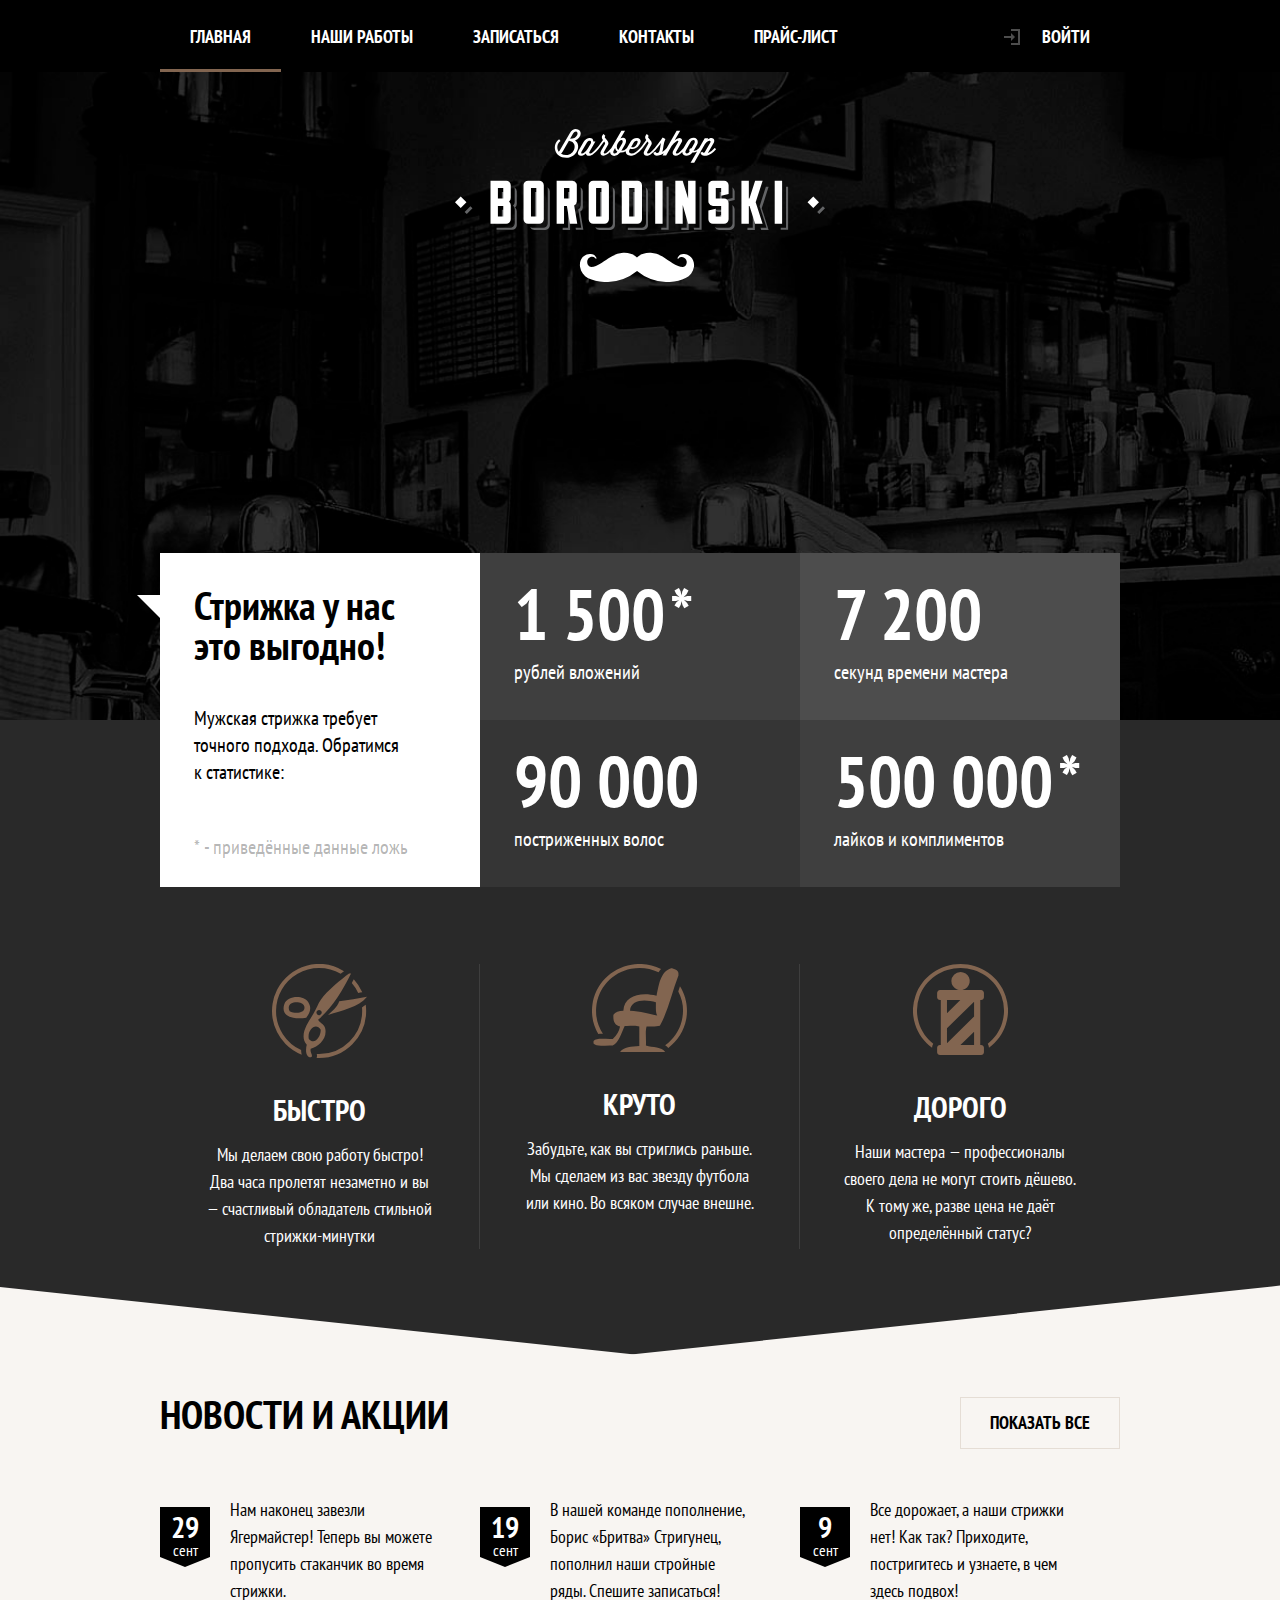
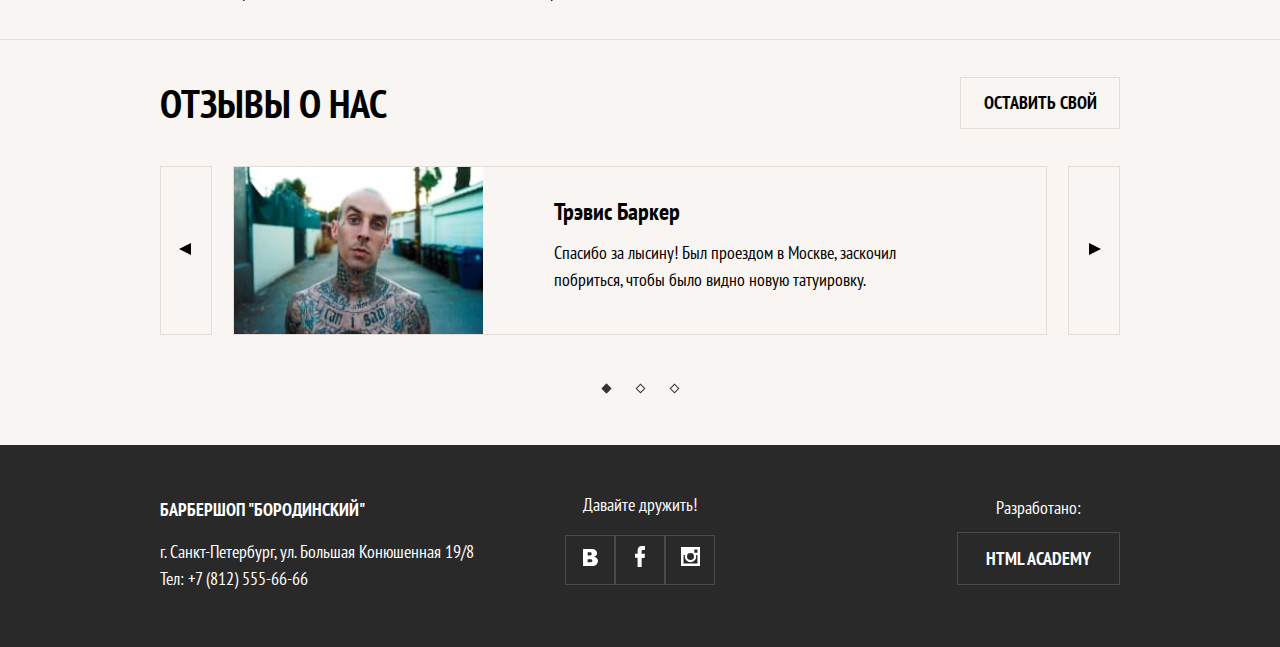
<file: index.html>
<!DOCTYPE html>
<html class="page" lang="ru">
<head>
    <meta charset="UTF-8">
    <meta http-equiv="X-UA-Compatible" content="IE=edge">
    <meta name="viewport" content="width=device-width, initial-scale=1.0">
    <link rel="stylesheet" href="css\style.min.css">
    <title>Барбершоп "Бородинский"</title>
</head>
<body class="page__body">
    <header class="page-header">
        <a class="page-header__logo" href="">
          <picture>
            <source media="(min-width: 1200px)" srcset="images/dist/logotype-desktop.svg">
            <source media="(min-width: 768px)" srcset="images/dist/logotype-tablet.svg">
            <img src="images/dist/logotype-mobile.svg" width="226" height="30" alt="Барбершоп 'Бородинский'">
          </picture>
        </a>
        <nav class="main-nav main-nav--closed main-nav--nojs">

            <button class="main-nav__toggle" type="button">
                <span class="visually-hidden">Открыть меню</span>
            </button>

            <div class="main-nav__wrapper">

                <ul class="main-nav__list site-list">
                    <li class="site-list__item site-list__item--active">
                        <a>
                        Главная
                        </a>
                    </li>
                    <li class="site-list__item">
                        <a href="photo.html">
                            Наши работы
                        </a>
                    </li>
                    <li class="site-list__item">
                        <a href="form.html">
                            Записаться
                        </a>
                    </li>
                    <li class="site-list__item">
                        <a href="#">
                            Контакты
                        </a>
                    </li>
                    <li class="site-list__item">
                        <a href="#">
                            Прайс-лист
                        </a>
                    </li>
                </ul>

                <ul class="main-nav__list user-list">
                    <li class="user-list__item">
                        <a class="user-list__login js-login" href="login.html">
                          <svg class="user-list__login-icon" width="16" height="16" viewBox="0 0 16 16" fill="none" xmlns="http://www.w3.org/2000/svg">
                            <path d="M7 2H14V14H7V16H16V0H7V2Z" fill="white"/>
                            <path d="M7 9H0V7H7V4L11 8L7 12V9Z" fill="white"/>
                            </svg>
                            <span>Войти</span>
                        </a>
                    </li>
                </ul>

            </div>

        </nav>
    </header>
    <main class="page-main">
        <h1 class="visually-hidden">Барбершоп "Бородинский" - истинно мужская классика</h1>

        <section class="stats">
          <div class="stats__wrapper">
            <header class="stats__header">
                <h2 class="visually-hidden">
                    Статистика Барбершопа
                </h2>
                <p class="stats__slogan">
                    Стрижка у нас<br> это выгодно!
                </p>
                <p class="stats__intro">
                    Мужская стрижка требует<br> точного подхода. Обратимся<br> к статистике:
                </p>
                <small class="stats__legend stats__legend--top">
                    * - приведённые данные ложь
                </small>
            </header>
            <dl class="stats__list">
                <div class="stats__item">
                    <dt class="stats__number">
                        1 500<sub>*</sub>
                    </dt>
                    <dd class="stats__description">
                        рублей<br> вложений
                    </dd>
                </div>
                <div class="stats__item">
                    <dt class="stats__number">
                        7 200
                    </dt>
                    <dd class="stats__description">
                        секунд<br> времени мастера
                    </dd></div>
                <div class="stats__item">
                    <dt class="stats__number">
                        90 000
                    </dt>
                    <dd class="stats__description">
                        постриженных<br> волос
                    </dd></div>
                <div class="stats__item">
                    <dt class="stats__number">
                        500 000<sub>*</sub>
                    </dt>
                    <dd class="stats__description">
                        лайков и<br> комплиментов
                    </dd>
                </div>
            </dl>
            <small class="stats__legend stats__legend--bottom">
                * - приведённые данные ложь
            </small>
          </div>
        </section>

        <section class="advantages">
            <h2 class="visually-hidden">Наши преимущества</h2>
            <div class="advantages__wrapper slider">
                <ul class="advantages__list slider__list">
                    <li class="advantages__item advantages__item--fast slider__item slider__item--current">
                      <img class="advantages__icon" src="images/dist/advantage-1-icon.svg" width="95" height="94" alt="">
                        <h3 class="advantages__title">Быстро</h3>
                        <p class="advantages__desctiption">
                            Мы делаем свою работу быстро! Два часа пролетят незаметно и вы — счастливый обладатель стильной стрижки-минутки
                        </p>
                    </li>
                    <li class="advantages__item advantages__item--cool slider__item">
                      <img class="advantages__icon" src="images/dist/advantage-2-icon.svg" width="95" height="88" alt="">
                        <h3 class="advantages__title">Круто</h3>
                        <p class="advantages__desctiption">
                          Забудьте, как вы стриглись раньше. Мы сделаем из вас звезду футбола или кино. Во всяком случае внешне.
                        </p>
                    </li>
                    <li class="advantages__item advantages__item--price slider__item">
                      <img class="advantages__icon" src="images/dist/advantage-3-icon.svg" width="95" height="91" alt="">
                        <h3 class="advantages__title">Дорого</h3>
                        <p class="advantages__desctiption">
                            Наши мастера — профессионалы своего дела не могут стоить дёшево. К тому же, разве цена не даёт определённый статус?
                        </p>
                    </li>
                </ul>
                <p class="advantages__toggles slider__toggles">
                    <button class="slider__toggle  slider__toggle--current " type="button"><span class="visually-hidden">1</span></button>
                    <button class="slider__toggle " type="button"><span class="visually-hidden">2</span></button>
                    <button class="slider__toggle " type="button"><span class="visually-hidden">3</span></button>
                </p>
            </div>
        </section>

        <section class="news">
            <div class="news__wrapper">
                <h2 class="news__title">Новости и акции</h2>

                <div class="news__list">
                    <a href="#" class="news__item">
                        <time class="news__date" datetime="2017-09-29">
                            <b class="news__day">29</b> сент
                        </time>
                        <p class="news__text">Нам наконец завезли Ягермайстер! Теперь вы можете пропусить стаканчик во время стрижки.</p>
                    </a>
                    <a href="#" class="news__item">
                        <time class="news__date" datetime="2017-09-19">
                            <b class="news__day">19</b> сент
                        </time>
                        <p class="news__text">В нашей команде пополнение, Борис «Бритва» Стригунец, пополнил наши стройные ряды. Спешите записаться!</p>
                    </a>
                    <a href="#" class="news__item">
                        <time class="news__date" datetime="2017-09-09">
                            <b class="news__day">9</b> сент
                        </time>
                        <p class="news__text">Все дорожает, а наши стрижки нет! Как так? Приходите, постригитесь и узнаете, в чем здесь подвох!</p>
                    </a>
                </div>
                <a class="news__to-all button" href="#">Показать все</a>
            </div>
        </section>

        <section class="reviews">
            <div class="reviews__wrapper slider">
                <h2 class="reviews__title">Отзывы о нас</h2>
                <a class="reviews__write button" href="form.html">Оставить свой</a>
                <div class="reviews__list slider__list">
                    <blockquote class="reviews__item slider__item slider__item--current">
                        <picture>
                          <source media="(min-width: 1200px)" srcset="images/dist/travis-desktop.jpg 1x, images/dist/travis-desktop2x.jpg 2x">
                          <source media="(min-width: 768px)" srcset="images/dist/travis-tablet.png 1x, images/dist/travis-tablet2x.png 2x">
                          <img class="reviews__author-image" src="images/dist/travis.jpg" srcset="images/dist/travis2x.jpg 2x" alt="фото Трэвиса Баркера">
                        </picture>
                        <div class="reviews__author-info">
                            <cite class="reviews__author-name">Трэвис Баркер</cite>
                            <p class="reviews__text">Спасибо за лысину! Был проездом в Москве, заскочил побриться, чтобы было видно новую татуировку.
                            </p>
                        </div>
                    </blockquote>
                    <blockquote class="reviews__item slider__item">
                      <picture>
                        <source media="(min-width: 1200px)" srcset="images/dist/travis-desktop.jpg 1x, images/dist/travis-desktop2x.jpg 2x">
                        <source media="(min-width: 768px)" srcset="images/dist/travis-tablet.png 1x, images/dist/travis-tablet2x.png 2x">
                        <img class="reviews__author-image" src="images/dist/travis.jpg" srcset="images/dist/travis2x.jpg 2x" alt="фото Трэвиса Баркера">
                      </picture>
                        <div class="reviews__author-info">
                            <cite class="reviews__author-name">Джон Смит</cite>
                            <p class="reviews__text">Отличную стрижку мне сделали ребята.</p>
                        </div>
                    </blockquote>
                    <blockquote class="reviews__item slider__item">
                      <picture>
                        <source media="(min-width: 1200px)" srcset="images/dist/travis-desktop.jpg 1x, images/dist/travis-desktop2x.jpg 2x">
                        <source media="(min-width: 768px)" srcset="images/dist/travis-tablet.png 1x, images/dist/travis-tablet2x.png 2x">
                        <img class="reviews__author-image" src="images/dist/travis.jpg" srcset="images/dist/travis2x.jpg 2x" alt="фото Трэвиса Баркера">
                      </picture>
                      <div class="reviews__author-info">
                          <cite class="reviews__author-name">Иван Бородайло</cite>
                          <p class="reviews__text"> В Бородинском ваша борода в надёжных руках!</p>
                      </div>
                    </blockquote>
                    <button class="reviews__prev" type="button">
                      <img class="reviews__prev__icon" src="images/dist/prev-review.svg" width="12" height="12">
                      <span class="visually-hidden">Предыдущий отзыв</span>
                    </button>
                    <button class="reviews__next" type="button">
                      <img class="reviews__next__icon" src="images/dist/next-review.svg" width="12" height="12">
                      <span class="visually-hidden">Следующий отзыв</span>
                    </button>
                </div>
                <p class="reviews__toggles slider__toggles">
                    <button class="slider__toggle slider__toggle--current" type="button"><span class="visually-hidden">1</span></button>
                    <button class="slider__toggle" type="button"><span class="visually-hidden">2</span></button>
                    <button class="slider__toggle" type="button"><span class="visually-hidden">3</span></button>
                </p>
            </div>
        </section>
    </main>
<footer class="page-footer">
  <div class="page-footer__wrapper">
      <div class="page-footer__contacts contacts">
          <b class="contacts__title">Барбершоп "Бородинский"</b>
          <p class="contacts__text">
              г. Санкт-Петербург, ул. Большая Конюшенная 19/8<br>
              <a class="contacts__phone" href="tel:+78125556666">
                  <span class="contacts__phone-mobile">Тел:</span> +7 (812) 555-66-66
              </a>
          </p>
      </div>
      <div class="page-footer__social social">
          <b class="social__title">Давайте дружить!</b>
          <ul class="social__list">
              <li class="social__item">
                  <a class="social__link social__link--vkontakte" href="#">
                    <picture>
                      <source media="(min-width: 1200px )" srcset="images/dist/vk-desktop-icon.svg">
                      <img class="social-icon" src="images/dist/vk-icon.svg">
                    </picture>
                    <span class="visually-hidden">Мы в Вконтакте</span>
                  </a>
              </li>
              <li class="social__item">
                  <a class="social__link social__link--facebook" href="#">
                    <picture>
                      <source media="(min-width: 1200px )" srcset="images/dist/fb-desktop-icon.svg">
                      <img class="social-icon" src="images/dist/fb-icon.svg">
                    </picture>
                    <span class="visually-hidden">Мы в Фейсбуке</span>
                  </a>
              </li>
              <li class="social__item">
                  <a class="social__link social__link--instagram" href="#">
                    <picture>
                      <source media="(min-width: 1200px )" srcset="images/dist/instagram-desktop-icon.svg">
                      <img class="social-icon" src="images/dist/instagram-icon.svg">
                    </picture>
                    <span class="visually-hidden">Мы в Инстаграме</span>
                  </a>
              </li>
          </ul>
      </div>
      <div class="page-footer__copyright copyright">
          <b class="copyright__text">Разработано:</b>
          <a class="copyright__link" href="#">HTML Academy</a>
      </div>
  </div>

</footer>

<section class="modal modal-login">
  <h2 class="modal__title">Личный кабинет</h2>
  <p class="modal__description">Введите свой логин и пароль, чтобы войти</p>
  <form class="modal__login-form" action="https://echo.htmlacademy.ru" method="post">
      <p class="lohin-form__login">
          <label class="visually-hidden" for="login-login">Логин</label>
          <input class="login-form__input login-form__input--user login__icon--user" type="email" name="login" id="login-login" placeholder="email@example.com" required>
      </p>
      <p class="lohin-form__password">
          <label class="visually-hidden" for="login-password">пароль</label>
          <input class="login-form__input login-form__input--password login__icon--password" type="password" name="password" id="login-password" placeholder="••••••••" minlength="8" required>
      </p>
      <p class="login-help">
        <input type="checkbox" name="remember" id="remember" class="login-help__checkbox visually-hidden">
        <label class="login-help__label" for="remember">Запомните меня</label>
        <a class="login-help__restore" href="#">Я забыл пароль!</a>
      </p>
      <div class="login-form__buttons--wrapper">
        <button class="modal-button login-button" type="submit">
          <span class="login-button--text">Войти<span class="login-button--text-tablet"> в личный кабинет</span> </span>
        </button>
        <button class="modal-button modal-close" type="button">
          <span class="modal-close--text">Закрыть</span>
        </button>
      </div>
  </form>
</section>

<script src="js/main.min.js"></script>

</body>
</html>
</file>
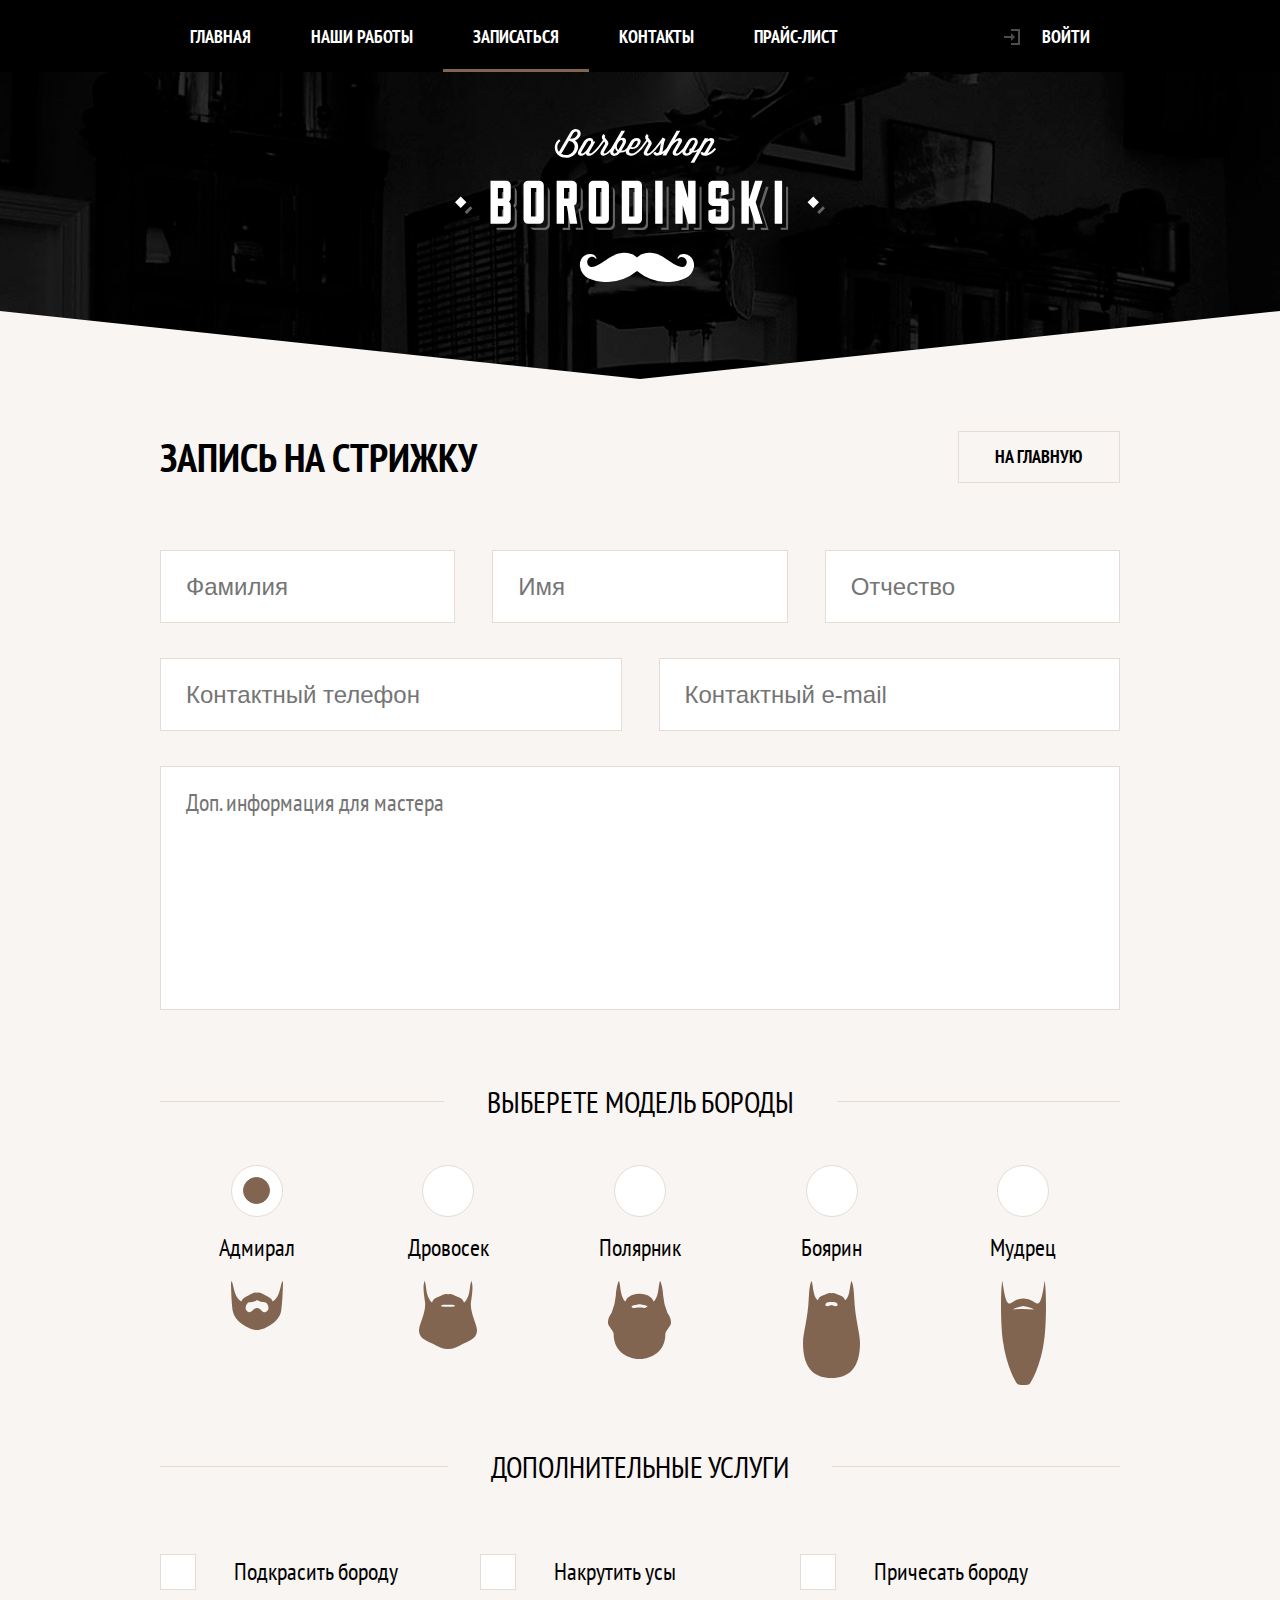
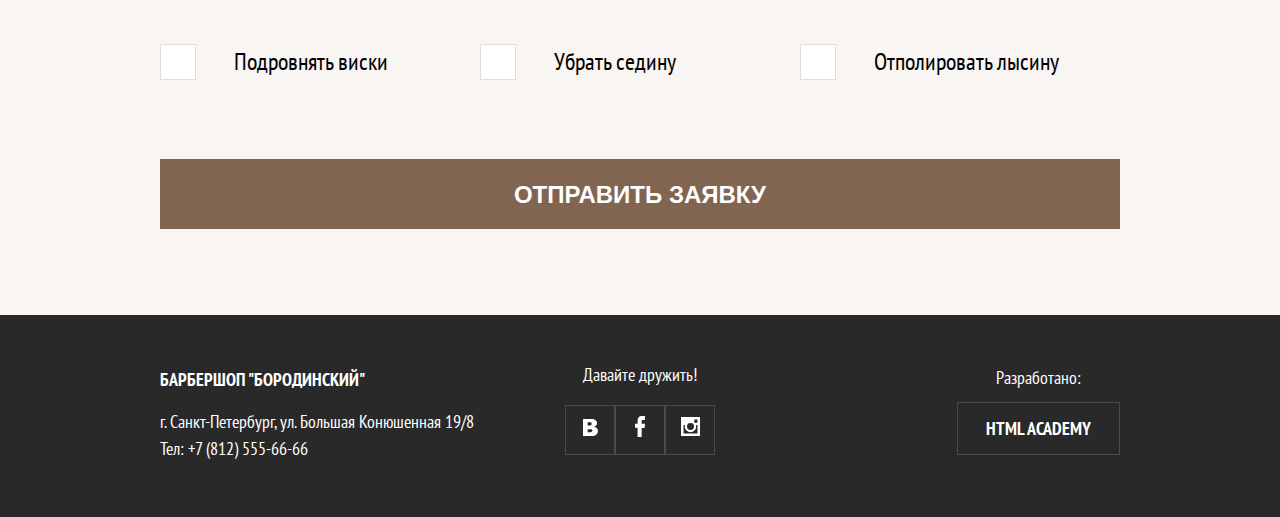
<file: form.html>
<!DOCTYPE html>
<html class="page" lang="ru">
<head>
  <meta charset="UTF-8">
  <meta http-equiv="X-UA-Compatible" content="IE=edge">
  <meta name="viewport" content="width=device-width, initial-scale=1.0">
  <link rel="stylesheet" href="css\style.css">
  <title>Барбершоп "Бородинский"</title>
</head>
<body class="page__body form-page__body">
  <header class="page-header">
    <a class="page-header__logo header__logo" href="index.html">
      <picture>
        <source media="(min-width: 1200px)" srcset="images/dist/logotype-desktop.svg">
        <source media="(min-width: 768px)" srcset="images/dist/logotype-tablet.svg">
        <img src="images/dist/logotype-mobile.svg" width="226" height="30" alt="Барбершоп 'Бородинский'">
      </picture>
    </a>
    <nav class="main-nav main-nav--closed main-nav--nojs">
      <button class="main-nav__toggle" type="button">
        <span class="visually-hidden">Открыть меню</span>
      </button>

      <div class="main-nav__wrapper">
        <ul class="main-nav__list site-list">
          <li class="site-list__item ">
            <a href="index.html">
              Главная
            </a>
          </li>
          <li class="site-list__item">
            <a href="photo.html">
              Наши работы
            </a>
          </li>
          <li class="site-list__item site-list__item--active">
              <a>
              Записаться
            </a>
          </li>
          <li class="site-list__item">
            <a href="#">
              Контакты
            </a>
          </li>
          <li class="site-list__item">
            <a href="#">
              Прайс-лист
            </a>
          </li>
        </ul>

        <ul class="main-nav__list user-list">
          <li class="user-list__item">
            <a class="user-list__login js-login" href="login.html">
              <svg class="user-list__login-icon" width="16" height="16" viewBox="0 0 16 16" fill="none" xmlns="http://www.w3.org/2000/svg">
                <path d="M7 2H14V14H7V16H16V0H7V2Z" fill="white"/>
                <path d="M7 9H0V7H7V4L11 8L7 12V9Z" fill="white"/>
              </svg>
              <span>Войти</span>
            </a>
          </li>
        </ul>
      </div>
    </nav>
  </header>

  <main class="form-main">
    <div class="form--wrapper">
      <header class="form-header">
        <h1 class="header-title">ЗАПИСЬ НА СТРИЖКУ</h1>
        <a class="header-link button" href="index.html">На главную</a>
      </header>

      <form class="form" action="https://echo.htmlacademy.ru" method="get">
        <fieldset class="Contact-info">
          <legend class="Contact-info__title visually-hidden">Контактная информация</legend>
          <ul class="Contact-info__list">
            <li class="Contact-info__item">
              <input class="Contact-info-input" type="text" name="surname" placeholder="Фамилия" aria-label="ваша фамилия" required>
            </li>
            <li class="Contact-info__item">
              <input class="Contact-info-input" type="text" name="name" placeholder="Имя" aria-label="ваше имя" required>
            </li>
            <li class="Contact-info__item">
              <input class="Contact-info-input" type="text" name="patronymic" placeholder="Отчество" aria-label="ваше отчество" required>
            </li>
            <li class="Contact-info__item">
              <input class="Contact-info-input" type="tel" name="phone number" placeholder="Контактный телефон" aria-label="ваш контактный телефон" required>
            </li>
            <li class="Contact-info__item">
              <input class="Contact-info-input" type="email" name="e-mail" placeholder="Контактный e-mail" aria-label="ваш Контактный e-mail" required>
            </li>
            <li class="Contact-info__item">
              <textarea class="Contact-info-input Contact-info-input--textaria" name="additional info" placeholder="Доп. информация для мастера" aria-label="Дополнительная информация для мастера" maxlength="500"></textarea>
            </li>
          </ul>

        </fieldset>

        <fieldset class="beard">
          <legend class="beard__title">Выберете модель бороды</legend>
          <ul class="beard__list">

            <li class="beard__item">
              <input class="beard__radio visually-hidden" type="radio" name="beard-group" id="admiral" value="admiral" checked>
              <label class="beard__label" for="admiral">
                Адмирал
                <img class="beard__icon" width="52" height="49" src="images/dist/beard-1.svg"
              </label>
            </li>

            <li class="beard__item">
              <input class="beard__radio visually-hidden" type="radio" name="beard-group" id="lumberjack" value="lumberjack">
              <label class="beard__label" for="lumberjack">
                Дровосек
                <img class="beard__icon" width="58" height="68" src="images/dist/beard-2.svg">
              </label>
            </li>

            <li class="beard__item">
              <input class="beard__radio visually-hidden" type="radio" name="beard-group" id="polar-exploter" value="polar-exploter">
              <label class="beard__label" for="polar-exploter">
                Полярник
                <img class="beard__icon" width="63" height="78" src="images/dist/beard-3.svg">
              </label>
            </li>

            <li class="beard__item">
              <input class="beard__radio visually-hidden" type="radio" name="beard-group" id="boyar" value="boyar">
              <label class="beard__label" for="boyar">
                Боярин
                <img class="beard__icon" width="57" height="97" src="images/dist/beard-4.svg">
              </label>
            </li>

            <li class="beard__item">
              <input class="beard__radio visually-hidden" type="radio" name="beard-group" id="sage" value="sage">
              <label class="beard__label" for="sage">
                Мудрец
                <img class="beard__icon" width="45" height="104" src="images/dist/beard-5.svg">
              </label>
            </li>

          </ul>
        </fieldset>

        <fieldset class="services">
          <legend class="services__title">Дополнительные услуги</legend>
          <ul class="services__list">
            <li class="services__item">
              <input class="services-checkbox" type="checkbox" name="dye-beard" id="dye-beard">
              <label class="services__label" for="dye-beard">Подкрасить бороду</label>
            </li>

            <li class="services__item">
              <input class="services-checkbox" type="checkbox" name="curl-moustache" id="curl-moustache">
              <label class="services__label" for="curl-moustache">Накрутить усы</label>
            </li>

            <li class="services__item">
              <input class="services-checkbox" type="checkbox" name="brush-beard" id="brush-beard">
              <label class="services__label" for="brush-beard">Причесать бороду</label>
            </li>

            <li class="services__item">
              <input class="services-checkbox" type="checkbox" name="level-temples" id="level-temples">
              <label class="services__label" for="level-temples">Подровнять виски</label>
            </li>

            <li class="services__item">
              <input class="services-checkbox" type="checkbox" name="dye-graying" id="dye-graying">
              <label class="services__label" for="dye-graying">Убрать седину</label>
            </li>

            <li class="services__item">
              <input class="services-checkbox" type="checkbox" name="polish-bald" id="polish-bald">
              <label class="services__label" for="polish-bald">Отполировать лысину</label>
            </li>

          </ul>
        </fieldset>
        <button class="form-button" type="submit">
          <span class="form-button--text">Отправить заявку</span>
        </button>
      </form>
    </div>

  </main>
    <footer class="page-footer">
      <div class="page-footer__wrapper">
          <div class="page-footer__contacts contacts">
              <b class="contacts__title">Барбершоп "Бородинский"</b>
              <p class="contacts__text">
                  г. Санкт-Петербург, ул. Большая Конюшенная 19/8<br>
                  <a class="contacts__phone" href="tel:+78125556666">
                      <span class="contacts__phone-mobile">Тел:</span> +7 (812) 555-66-66
                  </a>
              </p>
          </div>
          <div class="page-footer__social social">
              <b class="social__title">Давайте дружить!</b>
              <ul class="social__list">
                  <li class="social__item">
                      <a class="social__link social__link--vkontakte" href="#">
                        <picture>
                          <source media="(min-width: 1200px )" srcset="images/dist/vk-desktop-icon.svg">
                          <img class="social-icon" src="images/dist/vk-icon.svg">
                        </picture>
                        <span class="visually-hidden">Мы в Вконтакте</span>
                      </a>
                  </li>
                  <li class="social__item">
                      <a class="social__link social__link--facebook" href="#">
                        <picture>
                          <source media="(min-width: 1200px )" srcset="images/dist/fb-desktop-icon.svg">
                          <img class="social-icon" src="images/dist/fb-icon.svg">
                        </picture>
                        <span class="visually-hidden">Мы в Фейсбуке</span>
                      </a>
                  </li>
                  <li class="social__item">
                      <a class="social__link social__link--instagram" href="#">
                        <picture>
                          <source media="(min-width: 1200px )" srcset="images/dist/instagram-desktop-icon.svg">
                          <img class="social-icon" src="images/dist/instagram-icon.svg">
                        </picture>
                        <span class="visually-hidden">Мы в Инстаграме</span>
                      </a>
                  </li>
              </ul>
          </div>
          <div class="page-footer__copyright copyright">
              <b class="copyright__text">Разработано:</b>
              <a class="copyright__link" href="#">HTML Academy</a>
          </div>
      </div>
    
    </footer>
    
    <section class="modal modal-login">
      <h2 class="modal__title">Личный кабинет</h2>
      <p class="modal__description">Введите свой логин и пароль, чтобы войти</p>
      <form class="modal__login-form" action="https://echo.htmlacademy.ru" method="post">
          <p class="lohin-form__login">
              <label class="visually-hidden" for="login-login">Логин</label>
              <input class="login-form__input login-form__input--user login__icon--user" type="email" name="login" id="login-login" placeholder="email@example.com" required>
          </p>
          <p class="lohin-form__password">
              <label class="visually-hidden" for="login-password">пароль</label>
              <input class="login-form__input login-form__input--password login__icon--password" type="password" name="password" id="login-password" placeholder="••••••••" minlength="8" required>
          </p>
          <p class="login-help">
            <input type="checkbox" name="remember" id="remember" class="login-help__checkbox visually-hidden">
            <label class="login-help__label" for="remember">Запомните меня</label>
            <a class="login-help__restore" href="#">Я забыл пароль!</a>
          </p>
          <div class="login-form__buttons--wrapper">
            <button class="modal-button login-button" type="submit">
              <span class="login-button--text">Войти<span class="login-button--text-tablet"> в личный кабинет</span> </span>
            </button>
            <button class="modal-button modal-close" type="button">
              <span class="modal-close--text">Закрыть</span>
            </button>
          </div>
      </form>
    </section>
    
    <script src="js/main.min.js"></script>
    
    </body>
    </html>
</file>
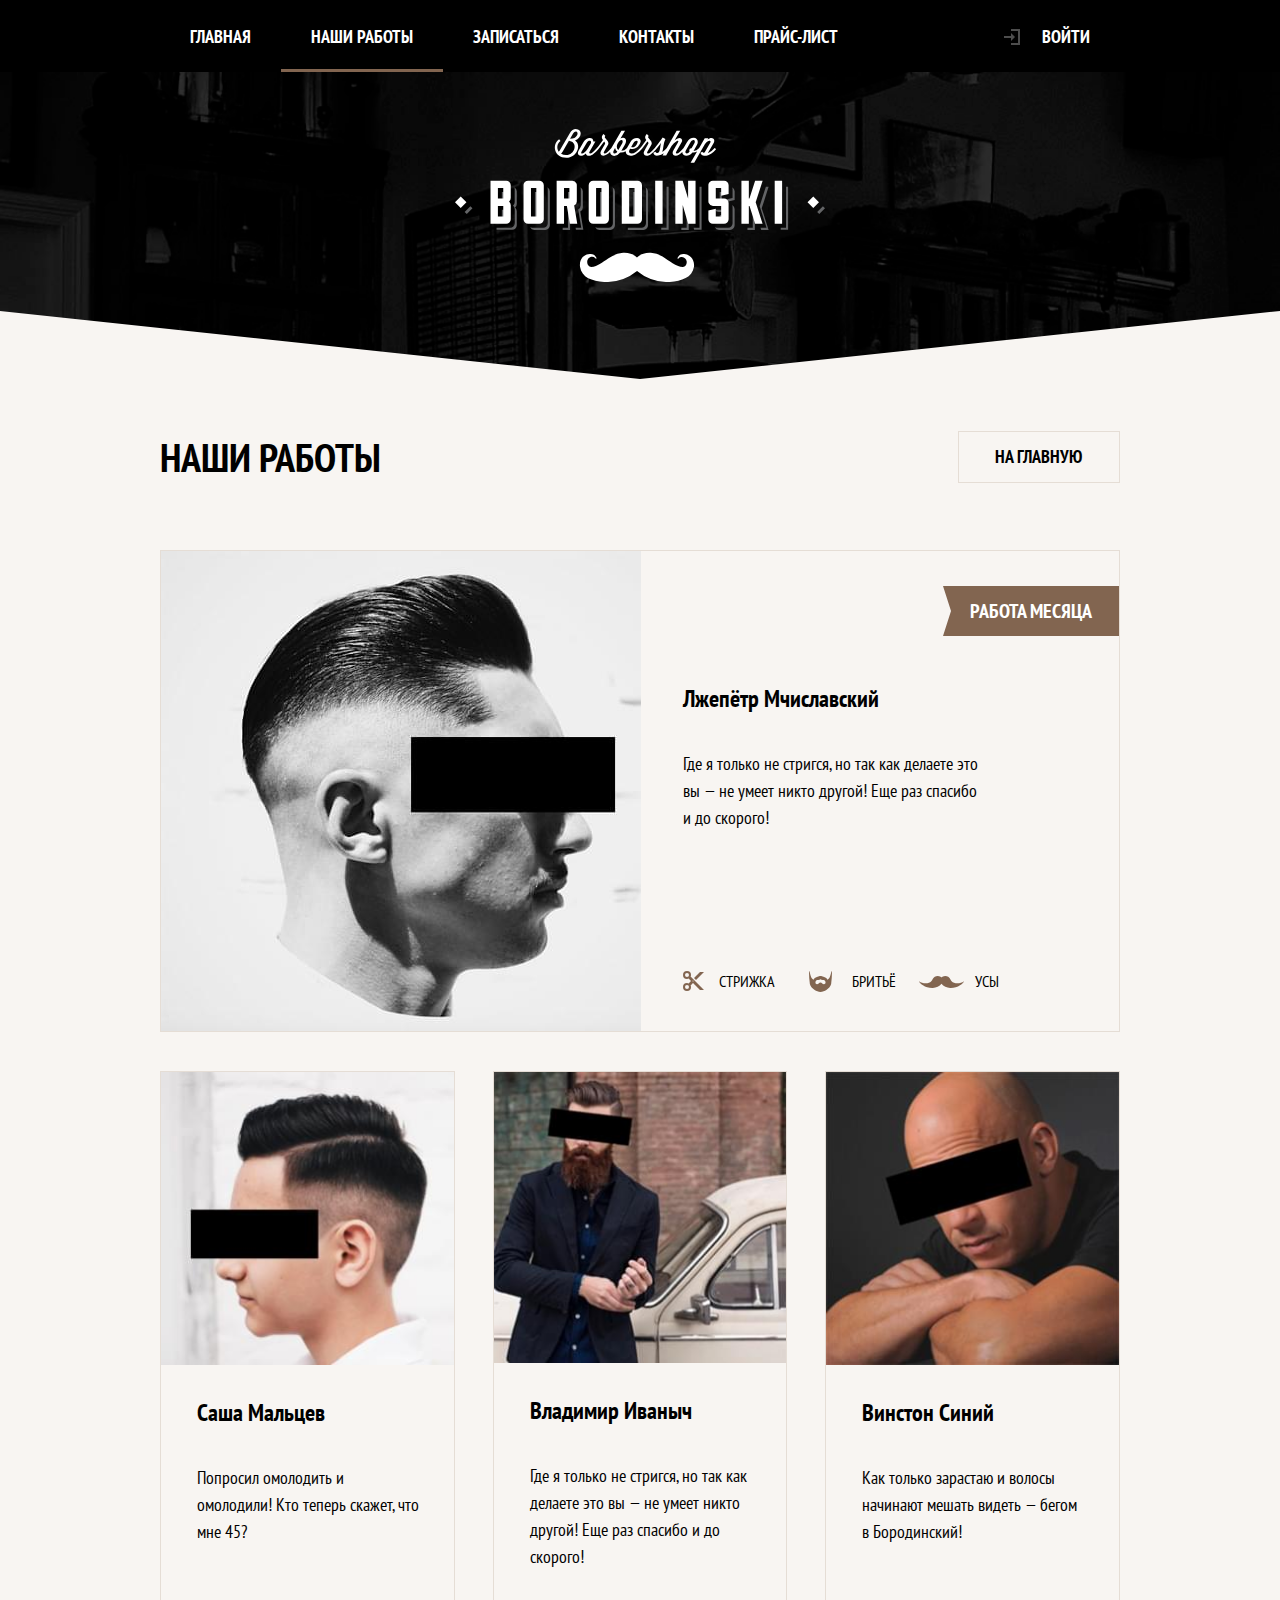
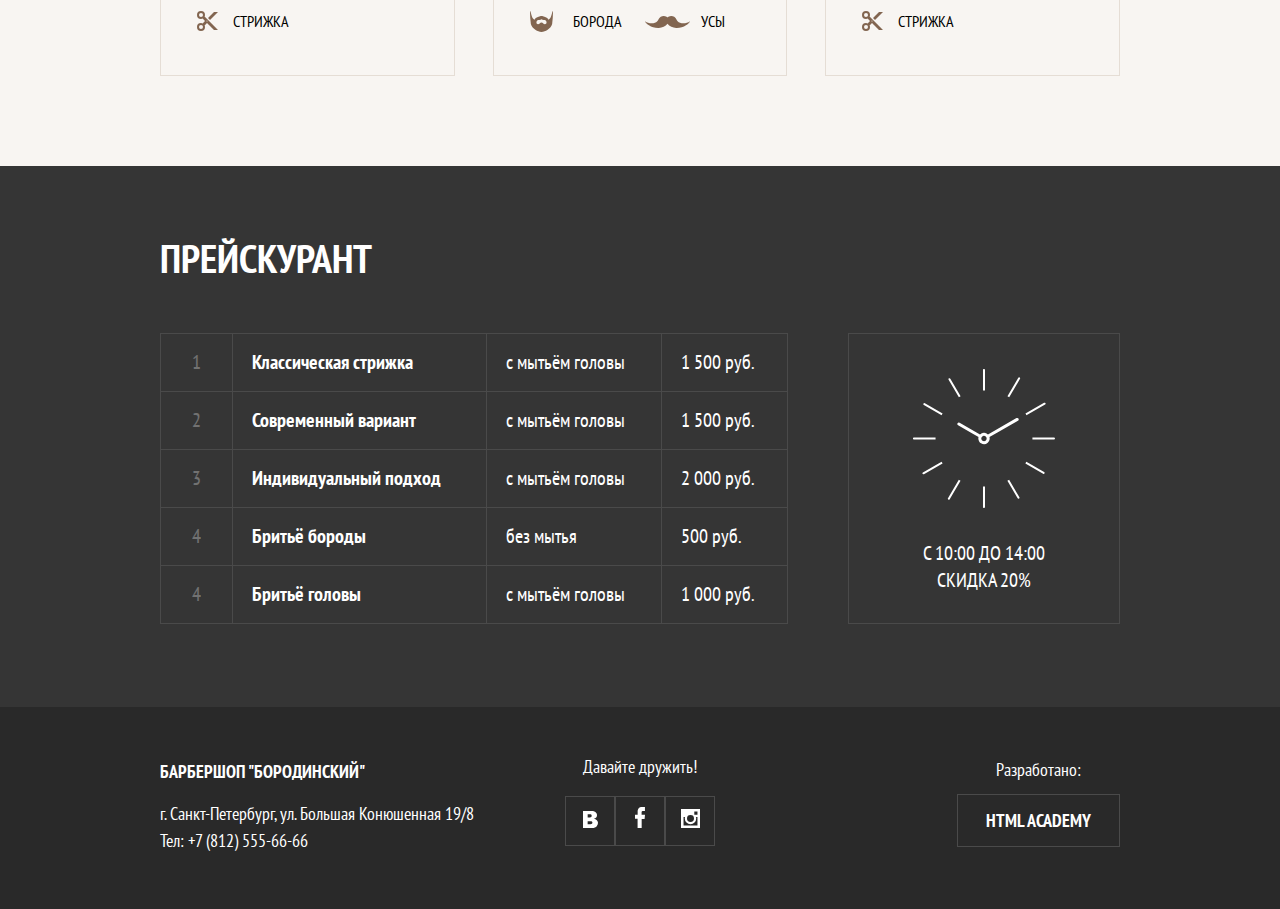
<file: photo.html>
<!DOCTYPE html>
<html class="page" lang="ru">
<head>
  <meta charset="UTF-8">
  <meta http-equiv="X-UA-Compatible" content="IE=edge">
  <meta name="viewport" content="width=device-width, initial-scale=1.0">
  <link rel="stylesheet" href="css\style.min.css">
  <title>Барбершоп "Бородинский"</title>
</head>
<body class="page__body form-page__body">
  <header class="page-header">
    <a class="page-header__logo header__logo" href="index.html">
      <picture>
        <source media="(min-width: 1200px)" srcset="images/dist/logotype-desktop.svg">
        <source media="(min-width: 768px)" srcset="images/dist/logotype-tablet.svg">
        <img src="images/dist/logotype-mobile.svg" width="226" height="30" alt="Барбершоп 'Бородинский'">
      </picture>
    </a>
    <nav class="main-nav main-nav--closed main-nav--nojs">
      <button class="main-nav__toggle" type="button">
        <span class="visually-hidden">Открыть меню</span>
      </button>

      <div class="main-nav__wrapper">
        <ul class="main-nav__list site-list">
          <li class="site-list__item ">
            <a href="index.html">
              Главная
            </a>
          </li>
          <li class="site-list__item site-list__item--active">
            <a>
              Наши работы
            </a>
          </li>
          <li class="site-list__item">
              <a href="form.html">
              Записаться
            </a>
          </li>
          <li class="site-list__item">
            <a href="#">
              Контакты
            </a>
          </li>
          <li class="site-list__item">
            <a href="#">
              Прайс-лист
            </a>
          </li>
        </ul>

        <ul class="main-nav__list user-list">
          <li class="user-list__item">
            <a class="user-list__login js-login" href="login.html">
              <svg class="user-list__login-icon" width="16" height="16" viewBox="0 0 16 16" fill="none" xmlns="http://www.w3.org/2000/svg">
                <path d="M7 2H14V14H7V16H16V0H7V2Z" fill="white"/>
                <path d="M7 9H0V7H7V4L11 8L7 12V9Z" fill="white"/>
              </svg>
              <span>Войти</span>
            </a>
          </li>
        </ul>
      </div>
    </nav>
  </header>

  <main class="form-main">
    <div class="form--wrapper works--wrapper">
      <header class="form-header">
        <h1 class="header-title">Наши работы</h1>
        <a class="header-link button" href="index.html">На главную</a>
      </header>

      <section class="works">
        <article class="works-item works-item--lead works-item--work-of-month">
          <p class="works-item-image--wrapper">
            <picture>
              <source media="(min-width: 1200px)" srcset="images/dist/photo-1-desktop.jpg 1x, images/dist/photo-1-desktop2x.jpg 2x">
              <source media="(min-width: 768px)" srcset="images/dist/photo-1-tablet.jpg 1x, images/dist/photo-1-tablet2x.jpg 2x">
              <img class="works-item-image" src="images/dist/photo-1-mobile.jpg" srcset="images/dist/photo-1-mobile2x.jpg 2x" alt="фото Лжепётра Мчиславского">
            </picture>
          </p>
          <div class="work-item__review">
            <h2 class="works-item__title">
              Лжепётр Мчиславский
            </h2>
            <blockquote class="works-item__text">
              Где я только не стригся, но так как делаете это вы — не умеет никто другой! Еще раз спасибо и до скорого!
            </blockquote>
            <ul class="works-item__parameter-list">
              <li class="works-item__parameter-item works-item__parameter-item--haircut">Стрижка</li>
              <li class="works-item__parameter-item works-item__parameter-item--shaving">Бритьё</li>
              <li class="works-item__parameter-item works-item__parameter-item--moustach">Усы</li>
            </ul>
          </div>
        </article>

        <article class="works-item">
          <p class="works-item-image--wrapper">
            <picture>
              <source media="(min-width: 1200px)" srcset="images/dist/photo-2-desktop.jpg 1x, images/dist/photo-2-desktop2x.jpg 2x">
              <source media="(min-width: 768px)" srcset="images/dist/photo-2-tablet.jpg 1x, images/dist/photo-2-tablet2x.jpg 2x">
              <img class="works-item-image" src="images/dist/photo-2-mobile.jpg" srcset="images/dist/photo-2-mobile2x.jpg 2x" alt="фото Саши Мальцева">
            </picture>
          </p>
          <div class="work-item__review">
            <h2 class="works-item__title">
              Саша Мальцев
            </h2>
            <blockquote class="works-item__text">
              Попросил омолодить и омолодили! Кто теперь скажет, что мне 45?
            </blockquote>
            <ul class="works-item__parameter-list">
              <li class="works-item__parameter-item works-item__parameter-item--haircut">Стрижка</li>
            </ul>
          </div>
        </article>

        <article class="works-item">
          <p class="works-item-image--wrapper">
            <picture>
              <source media="(min-width: 1200px)" srcset="images/dist/photo-3-desktop.jpg 1x, images/dist/photo-3-desktop2x.jpg 2x">
              <source media="(min-width: 768px)" srcset="images/dist/photo-3-tablet.jpg 1x, images/dist/photo-3-tablet2x.jpg 2x">
              <img class="works-item-image" src="images/dist/photo-3-mobile.jpg" srcset="images/dist/photo-3-mobile2x.jpg 2x" alt="фото Владимира Иваныча">
            </picture>
          </p>
          <div class="work-item__review">
            <h2 class="works-item__title">
              Владимир Иваныч
            </h2>
            <blockquote class="works-item__text">
              Где я только не стригся, но так как делаете это вы — не умеет никто другой! Еще раз спасибо и до скорого!
            </blockquote>
            <ul class="works-item__parameter-list">
              <li class="works-item__parameter-item works-item__parameter-item--shaving">Борода</li>
              <li class="works-item__parameter-item works-item__parameter-item--moustach">Усы</li>
            </ul>
          </div>
        </article>

        <article class="works-item">
          <p class="works-item-image--wrapper">
            <picture>
              <source media="(min-width: 1200px)" srcset="images/dist/photo-4-desktop.jpg 1x, images/dist/photo-4-desktop2x.jpg 2x">
              <source media="(min-width: 768px)" srcset="images/dist/photo-4-tablet.jpg 1x, images/dist/photo-4-tablet2x.jpg 2x">
              <img class="works-item-image" src="images/dist/photo-4-mobile.jpg" srcset="images/dist/photo-4-mobile2x.jpg 2x" alt="фото Винстона Синего">
            </picture>
          </p>
          <div class="work-item__review">
            <h2 class="works-item__title">
              Винстон Синий
            </h2>
            <blockquote class="works-item__text">
              Как только зарастаю и волосы начинают мешать видеть — бегом в Бородинский!
            </blockquote>
            <ul class="works-item__parameter-list">
              <li class="works-item__parameter-item works-item__parameter-item--haircut">Стрижка</li>
            </ul>
          </div>
        </article>

      </section>
      </div>
      <div class= "price--wrapper">
      <section class="price">
        <h2 class="ptice__title">Прейскурант</h2>
        <article class="price__table">
          <table class="price__table--wrapper">
            <tr class="price__table-row">
              <td class="price__table-cell price__table-cell--number">
                <span class="price__table-cell--number-inner">1</span>
              </td>
              <td class="price__table-cell price__table-cell--title">
                Классическая стрижка
              </td>
              <td class="price__table-cell price__table-cell--option">
                <span class="price__table-cell--brackets">(</span>
                с мытьём головы
                <span class="price__table-cell--brackets">)</span>
              </td>
              <td class="price__table-cell price__table-cell--price">
                1 500 руб.
              </td>
            </tr>
            <tr class="price__table-row">
              <td class="price__table-cell price__table-cell--number">
                <span class="price__table-cell--number-inner">2</span>
              </td>
              <td class="price__table-cell price__table-cell--title">
                Современный вариант
              </td>
              <td class="price__table-cell price__table-cell--option">
                <span class="price__table-cell--brackets">(</span>
                с мытьём головы
                <span class="price__table-cell--brackets">)</span>
              </td>
              <td class="price__table-cell price__table-cell--price">
                1 500 руб.
              </td>
            </tr>
            <tr class="price__table-row">
              <td class="price__table-cell price__table-cell--number">
                <span class="price__table-cell--number-inner">3</span>
              </td>
              <td class="price__table-cell price__table-cell--title">
                Индивидуальный подход
              </td>
              <td class="price__table-cell price__table-cell--option">
                <span class="price__table-cell--brackets">(</span>
                с мытьём головы
                <span class="price__table-cell--brackets">)</span>
              </td>
              <td class="price__table-cell price__table-cell--price">
                2 000 руб.
              </td>
            </tr>
            <tr class="price__table-row">
              <td class="price__table-cell price__table-cell--number">
                <span class="price__table-cell--number-inner">4</span>
              </td>
              <td class="price__table-cell price__table-cell--title">
                Бритьё бороды
              </td>
              <td class="price__table-cell price__table-cell--option">
                <span class="price__table-cell--brackets">(</span>
                без мытья
                <span class="price__table-cell--brackets">)</span>
              </td>
              <td class="price__table-cell price__table-cell--price">
                500 руб.
              </td>
            </tr>
            <tr class="price__table-row">
              <td class="price__table-cell price__table-cell--number">
                <span class="price__table-cell--number-inner">4</span>
              </td>
              <td class="price__table-cell price__table-cell--title">
                Бритьё головы
              </td>
              <td class="price__table-cell price__table-cell--option">
                <span class="price__table-cell--brackets">(</span>
                с мытьём головы
                <span class="price__table-cell--brackets">)</span>
              </td>
              <td class="price__table-cell price__table-cell--price">
                1 000 руб.
              </td>
            </tr>
          </table>
        </article>
        <article class="price__discount-time">
          <picture>
            <source media="(min-width: 1200px )" srcset="images/dist/clock-illustration-desktop.svg">
            <source media="(min-width: 768px )" srcset="images/dist/clock-illustration-tablet.svg">
            <img class="discount-time__icon" src="images/dist/clock-illustration-moble.svg">
          </picture>
          <p class="discount-time__discription">C 10:00 до 14:00 скидка 20%</p>
        </article>
      </section>

    </div>
  </main>

    <footer class="page-footer">
      <div class="page-footer__wrapper">
          <div class="page-footer__contacts contacts">
              <b class="contacts__title">Барбершоп "Бородинский"</b>
              <p class="contacts__text">
                  г. Санкт-Петербург, ул. Большая Конюшенная 19/8<br>
                  <a class="contacts__phone" href="tel:+78125556666">
                      <span class="contacts__phone-mobile">Тел:</span> +7 (812) 555-66-66
                  </a>
              </p>
          </div>
          <div class="page-footer__social social">
              <b class="social__title">Давайте дружить!</b>
              <ul class="social__list">
                  <li class="social__item">
                      <a class="social__link social__link--vkontakte" href="#">
                        <picture>
                          <source media="(min-width: 1200px )" srcset="images/dist/vk-desktop-icon.svg">
                          <img class="social-icon" src="images/dist/vk-icon.svg">
                        </picture>
                        <span class="visually-hidden">Мы в Вконтакте</span>
                      </a>
                  </li>
                  <li class="social__item">
                      <a class="social__link social__link--facebook" href="#">
                        <picture>
                          <source media="(min-width: 1200px )" srcset="images/dist/fb-desktop-icon.svg">
                          <img class="social-icon" src="images/dist/fb-icon.svg">
                        </picture>
                        <span class="visually-hidden">Мы в Фейсбуке</span>
                      </a>
                  </li>
                  <li class="social__item">
                      <a class="social__link social__link--instagram" href="#">
                        <picture>
                          <source media="(min-width: 1200px )" srcset="images/dist/instagram-desktop-icon.svg">
                          <img class="social-icon" src="images/dist/instagram-icon.svg">
                        </picture>
                        <span class="visually-hidden">Мы в Инстаграме</span>
                      </a>
                  </li>
              </ul>
          </div>
          <div class="page-footer__copyright copyright">
              <b class="copyright__text">Разработано:</b>
              <a class="copyright__link" href="#">HTML Academy</a>
          </div>
      </div>
    
    </footer>
    
    <section class="modal modal-login">
      <h2 class="modal__title">Личный кабинет</h2>
      <p class="modal__description">Введите свой логин и пароль, чтобы войти</p>
      <form class="modal__login-form" action="https://echo.htmlacademy.ru" method="post">
          <p class="lohin-form__login">
              <label class="visually-hidden" for="login-login">Логин</label>
              <input class="login-form__input login-form__input--user login__icon--user" type="email" name="login" id="login-login" placeholder="email@example.com" required>
          </p>
          <p class="lohin-form__password">
              <label class="visually-hidden" for="login-password">пароль</label>
              <input class="login-form__input login-form__input--password login__icon--password" type="password" name="password" id="login-password" placeholder="••••••••" minlength="8" required>
          </p>
          <p class="login-help">
            <input type="checkbox" name="remember" id="remember" class="login-help__checkbox visually-hidden">
            <label class="login-help__label" for="remember">Запомните меня</label>
            <a class="login-help__restore" href="#">Я забыл пароль!</a>
          </p>
          <div class="login-form__buttons--wrapper">
            <button class="modal-button login-button" type="submit">
              <span class="login-button--text">Войти<span class="login-button--text-tablet"> в личный кабинет</span> </span>
            </button>
            <button class="modal-button modal-close" type="button">
              <span class="modal-close--text">Закрыть</span>
            </button>
          </div>
      </form>
    </section>
    
    <script src="js/main.min.js"></script>
    
    </body>
    </html>
</file>
